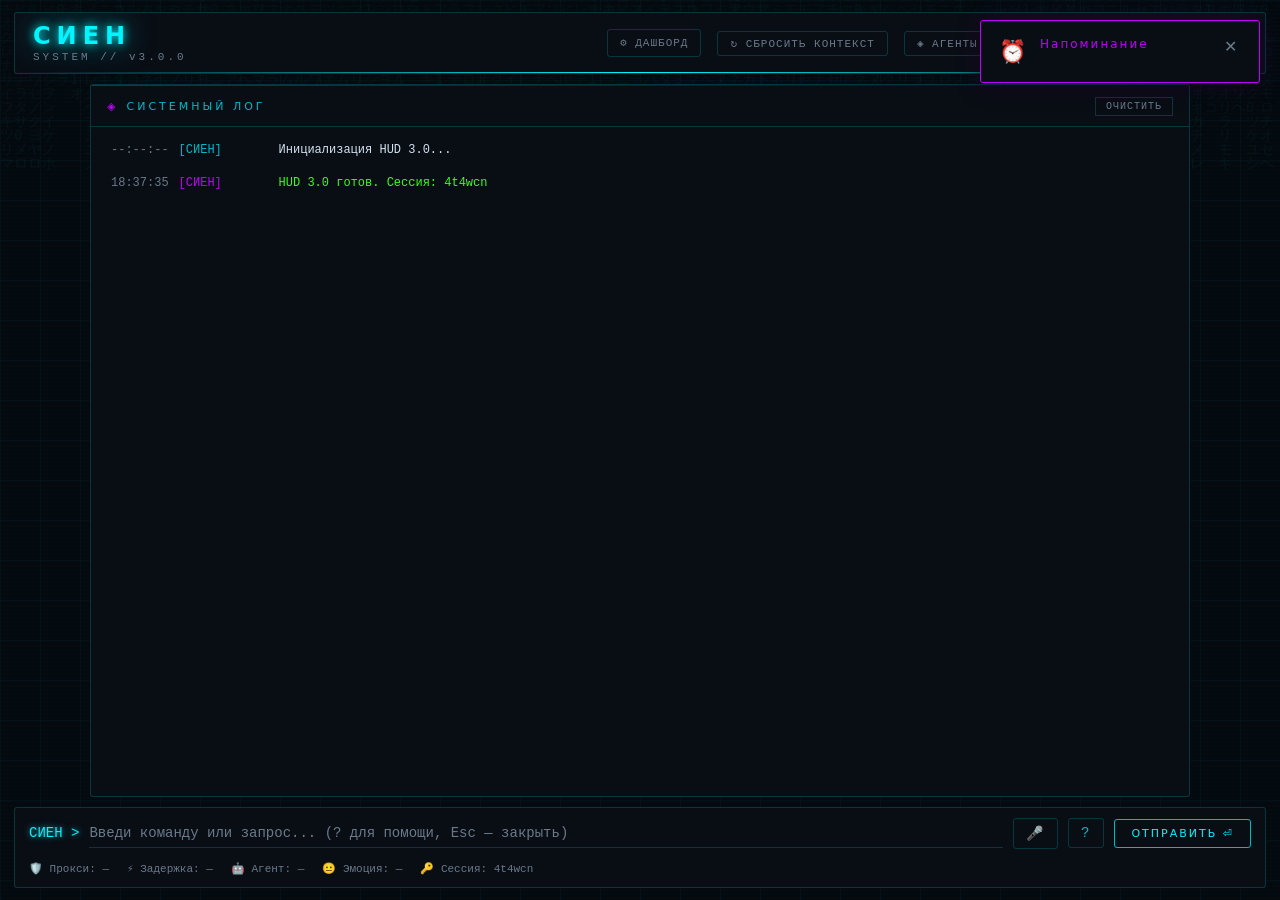
<file: hud/index.html>
<!DOCTYPE html>
<html lang="ru">
<head>
<meta charset="UTF-8" />
<meta name="viewport" content="width=device-width, initial-scale=1.0" />
<meta name="theme-color" content="#050a0f" />
<title>СИЕН — HUD v3.0</title>

<!-- PWA -->
<link rel="manifest" href="/static/manifest.json" id="manifest-link" />
<link rel="icon" type="image/png" href="/static/icon-192.png" id="favicon-link" />
<link rel="apple-touch-icon" href="/static/icon-192.png" id="apple-icon-link" />

<script>
// Исправление путей к ресурсам при открытии через file://
(function() {
  if (location.protocol === 'file:') {
    const baseUrl = 'http://localhost:8000/static/';
    document.getElementById('manifest-link').href = baseUrl + 'manifest.json';
    document.getElementById('favicon-link').href = baseUrl + 'icon-192.png';
    document.getElementById('apple-icon-link').href = baseUrl + 'icon-192.png';
  }
})();
</script>

<noscript></noscript>
<link rel="stylesheet" href="style.css" />
</head>
<body>

<!-- ── ФОН ────────────────────── -->
<div class="bg-grid"></div>
<div class="scanline"></div>
<canvas id="matrix-rain"></canvas>

<!-- ── ГЛАВНЫЙ КОНТЕЙНЕР ─────── -->
<div class="hud-wrapper">

  <!-- HEADER -->
  <header class="hud-header">
    <div class="logo">
      <span class="logo-main">СИЕН</span>
      <span class="logo-sub">SYSTEM // v3.0.0</span>
    </div>
    <div class="header-right">
      <a href="/dashboard/" class="btn-reset-ctx" style="text-decoration:none;" title="Панель управления">⚙ ДАШБОРД</a>
      <button class="btn-reset-ctx" id="btn-reset-ctx" title="Создать новый диалог">↻ СБРОСИТЬ КОНТЕКСТ</button>
      <button class="btn-reset-ctx" id="btn-agents-drawer" title="Показать агентов">◈ АГЕНТЫ</button>
      <div class="ws-badge" id="ws-badge">
        <span class="ws-dot"></span>
        <span id="ws-label">DISCONNECTED</span>
      </div>
      <div class="clock" id="clock">00:00:00</div>
    </div>
  </header>

  <!-- MAIN -->
  <main class="hud-main">

    <!-- ЛОГ -->
    <section class="panel log-panel">
      <div class="panel-title">
        <span class="panel-icon">◈</span> СИСТЕМНЫЙ ЛОГ
        <button class="btn-clear" id="btn-clear">ОЧИСТИТЬ</button>
      </div>
      <div class="log-output" id="log-output">
        <div class="log-line log-system">
          <span class="log-time">--:--:--</span>
          <span class="log-tag">[СИЕН]</span>
          <span class="log-msg">Инициализация HUD 3.0...</span>
        </div>
      </div>
    </section>

    </main>

  <!-- FOOTER -->
  <footer class="hud-footer">
    <div class="input-wrapper">
      <span class="input-prompt">СИЕН &gt;</span>
      <input
        type="text"
        id="cmd-input"
        class="cmd-input"
        placeholder="Введи команду или запрос... (? для помощи, Esc — закрыть)"
        autocomplete="off"
        spellcheck="false"
      />
      <button class="btn-voice" id="btn-voice" title="Голосовой ввод">🎤</button>
      <button class="btn-help" id="btn-help" title="Помощь">?</button>
      <button class="btn-send" id="btn-send">ОТПРАВИТЬ ⏎</button>
    </div>
    <div class="status-bar">
      <span id="proxy-status">🛡️ Прокси: —</span>
      <span id="latency-status">⚡ Задержка: —</span>
      <span id="active-agent">🤖 Агент: —</span>
      <span id="emotion-status">😐 Эмоция: —</span>
      <span id="session-status">🔑 Сессия: —</span>
      <span id="voice-status" style="display:none;">🔴 Слушаю...</span>
    </div>
  </footer>


  <!-- ВЫДВИГАЕМАЯ ПАНЕЛЬ АГЕНТОВ (drawer) -->
  <aside class="agents-drawer" id="agents-drawer" hidden>
    <div class="drawer-header">
      <span class="drawer-title">◈ АГЕНТЫ <span class="panel-count" id="agents-count">0 / 0</span></span>
      <button class="drawer-close" id="drawer-close">✕</button>
    </div>
    <div class="agents-grid" id="agents-grid"></div>
  </aside>
  <div class="drawer-backdrop" id="drawer-backdrop" hidden></div>

</div>

<!-- УВЕДОМЛЕНИЕ -->
<div class="notification" id="notification" hidden>
  <div class="notif-icon">⏰</div>
  <div class="notif-body">
    <div class="notif-title" id="notif-title">Напоминание</div>
    <div class="notif-msg" id="notif-msg"></div>
  </div>
  <button class="notif-close" id="notif-close">✕</button>
</div>

<!-- HELP MODAL -->
<div class="help-modal" id="help-modal" hidden>
  <div class="help-content">
    <div class="help-header">
      <span class="help-title">◈ СПРАВОЧНИК КОМАНД СИЕН v3.0</span>
      <button class="help-close" id="help-close">✕</button>
    </div>
    <div class="help-body">
      <div class="help-section">
        <div class="help-section-title">⏰ ВРЕМЯ И ДАТА</div>
        <div class="help-cmd"><span class="hcmd">время</span><span class="hdesc">Текущее время</span></div>
        <div class="help-cmd"><span class="hcmd">дата</span><span class="hdesc">Полная дата</span></div>
      </div>
      <div class="help-section">
        <div class="help-section-title">🌤 ПОГОДА</div>
        <div class="help-cmd"><span class="hcmd">погода</span><span class="hdesc">Погода в твоём городе</span></div>
        <div class="help-cmd"><span class="hcmd">погода Москва</span><span class="hdesc">Любой город</span></div>
        <div class="help-cmd"><span class="hcmd">прогноз на 5 дней</span><span class="hdesc">Прогноз</span></div>
      </div>
      <div class="help-section">
        <div class="help-section-title">📰 НОВОСТИ</div>
        <div class="help-cmd"><span class="hcmd">новости</span><span class="hdesc">Последние новости</span></div>
        <div class="help-cmd"><span class="hcmd">новости технологии</span><span class="hdesc">По категории</span></div>
      </div>
      <div class="help-section">
        <div class="help-section-title">📅 ЗАДАЧИ</div>
        <div class="help-cmd"><span class="hcmd">создай задачу X</span><span class="hdesc">Новая задача</span></div>
        <div class="help-cmd"><span class="hcmd">мои задачи</span><span class="hdesc">Список</span></div>
        <div class="help-cmd"><span class="hcmd">напомни о X в 18:00</span><span class="hdesc">Напоминание</span></div>
      </div>
      <div class="help-section">
        <div class="help-section-title">📝 ЗАМЕТКИ</div>
        <div class="help-cmd"><span class="hcmd">создай заметку</span><span class="hdesc">Новая заметка</span></div>
        <div class="help-cmd"><span class="hcmd">найди заметку X</span><span class="hdesc">Поиск по тексту</span></div>
      </div>
      <div class="help-section">
        <div class="help-section-title">🎯 ПРОДУКТИВНОСТЬ</div>
        <div class="help-cmd"><span class="hcmd">канбан</span><span class="hdesc">Открыть доску</span></div>
        <div class="help-cmd"><span class="hcmd">матрица</span><span class="hdesc">Эйзенхауэр</span></div>
        <div class="help-cmd"><span class="hcmd">фокус-режим</span><span class="hdesc">Блок отвлечений</span></div>
        <div class="help-cmd"><span class="hcmd">привычки</span><span class="hdesc">Чек-лист</span></div>
      </div>
      <div class="help-section">
        <div class="help-section-title">🛡 СИСТЕМА</div>
        <div class="help-cmd"><span class="hcmd">статус</span><span class="hdesc">Статус всех агентов</span></div>
        <div class="help-cmd"><span class="hcmd">смени сервер</span><span class="hdesc">Сменить VPS</span></div>
        <div class="help-cmd"><span class="hcmd">мой ip</span><span class="hdesc">Внешний IP</span></div>
      </div>
      <div class="help-section">
        <div class="help-section-title">⌨ ГОРЯЧИЕ КЛАВИШИ</div>
        <div class="help-cmd"><span class="hcmd">↑ / ↓</span><span class="hdesc">История команд</span></div>
        <div class="help-cmd"><span class="hcmd">Enter</span><span class="hdesc">Отправить</span></div>
        <div class="help-cmd"><span class="hcmd">Esc</span><span class="hdesc">Закрыть окно</span></div>
        <div class="help-cmd"><span class="hcmd">Ctrl+L</span><span class="hdesc">Очистить лог</span></div>
        <div class="help-cmd"><span class="hcmd">Ctrl+R</span><span class="hdesc">Сбросить контекст</span></div>
      </div>
    </div>
    <div class="help-footer">
      Сиен 3.0.0 · WebSocket · Локальные команды · Esc или клик вне окна — закрыть
    </div>
  </div>
</div>

<script src="nav_commands.js"></script>
<script src="local_commands.js"></script>
<script src="main.js"></script>

<!-- PWA Service Worker -->
<script>
if ('serviceWorker' in navigator && location.protocol !== 'file:') {
  window.addEventListener('load', () => {
    navigator.serviceWorker.register('/static/service-worker.js').catch(() => {});
  });
}
</script>

</body>
</html>
</file>
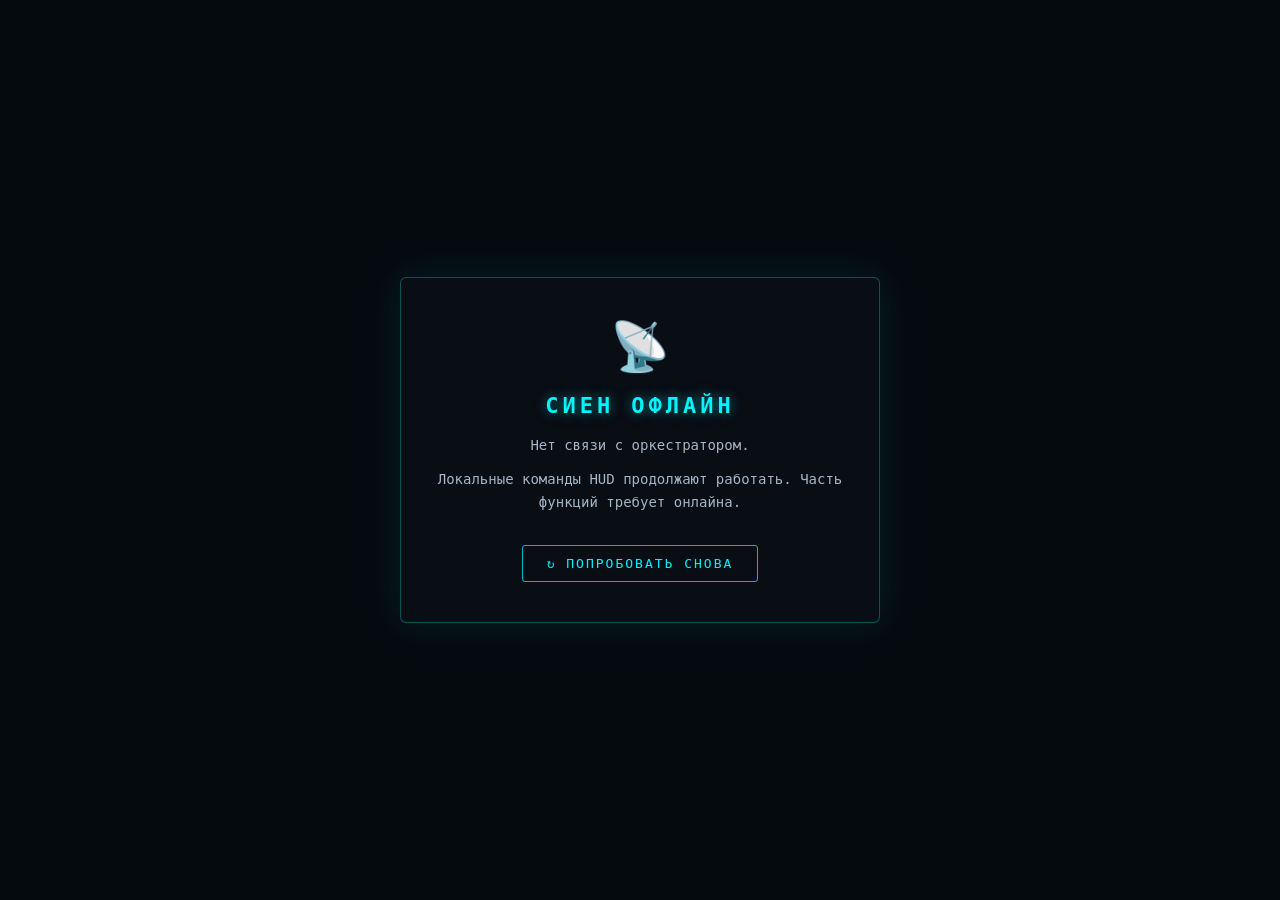
<file: static/offline.html>
<!DOCTYPE html>
<html lang="ru">
<head>
<meta charset="UTF-8">
<meta name="viewport" content="width=device-width, initial-scale=1.0">
<title>Сиен — Офлайн</title>
<style>
  * { box-sizing: border-box; margin: 0; padding: 0; }
  body {
    background: #050a0f;
    color: #d4e2f0;
    font-family: 'Orbitron', monospace, sans-serif;
    min-height: 100vh;
    display: flex;
    align-items: center;
    justify-content: center;
    padding: 20px;
    text-align: center;
  }
  .card {
    border: 1px solid rgba(0, 245, 255, 0.3);
    background: #090d14;
    border-radius: 6px;
    padding: 40px 28px;
    max-width: 480px;
    box-shadow: 0 0 40px rgba(0, 245, 255, 0.1);
  }
  h1 {
    color: #00f5ff;
    font-size: 22px;
    letter-spacing: 4px;
    margin-bottom: 16px;
    text-shadow: 0 0 12px rgba(0, 245, 255, 0.5);
  }
  p {
    font-size: 14px;
    line-height: 1.6;
    color: #a5b5c5;
    margin-bottom: 12px;
    word-break: break-word;
  }
  .icon {
    font-size: 48px;
    margin-bottom: 18px;
  }
  button {
    background: transparent;
    border: 1px solid #00b8c8;
    color: #00f5ff;
    font-family: inherit;
    font-size: 13px;
    letter-spacing: 2px;
    padding: 10px 24px;
    cursor: pointer;
    border-radius: 3px;
    margin-top: 20px;
    transition: all 0.2s;
  }
  button:hover {
    background: rgba(0, 245, 255, 0.08);
    box-shadow: 0 0 12px rgba(0, 245, 255, 0.3);
  }
</style>
</head>
<body>
  <div class="card">
    <div class="icon">📡</div>
    <h1>СИЕН ОФЛАЙН</h1>
    <p>Нет связи с оркестратором.</p>
    <p>Локальные команды HUD продолжают работать. Часть функций требует онлайна.</p>
    <button onclick="location.reload()">↻ ПОПРОБОВАТЬ СНОВА</button>
  </div>
</body>
</html>
</file>
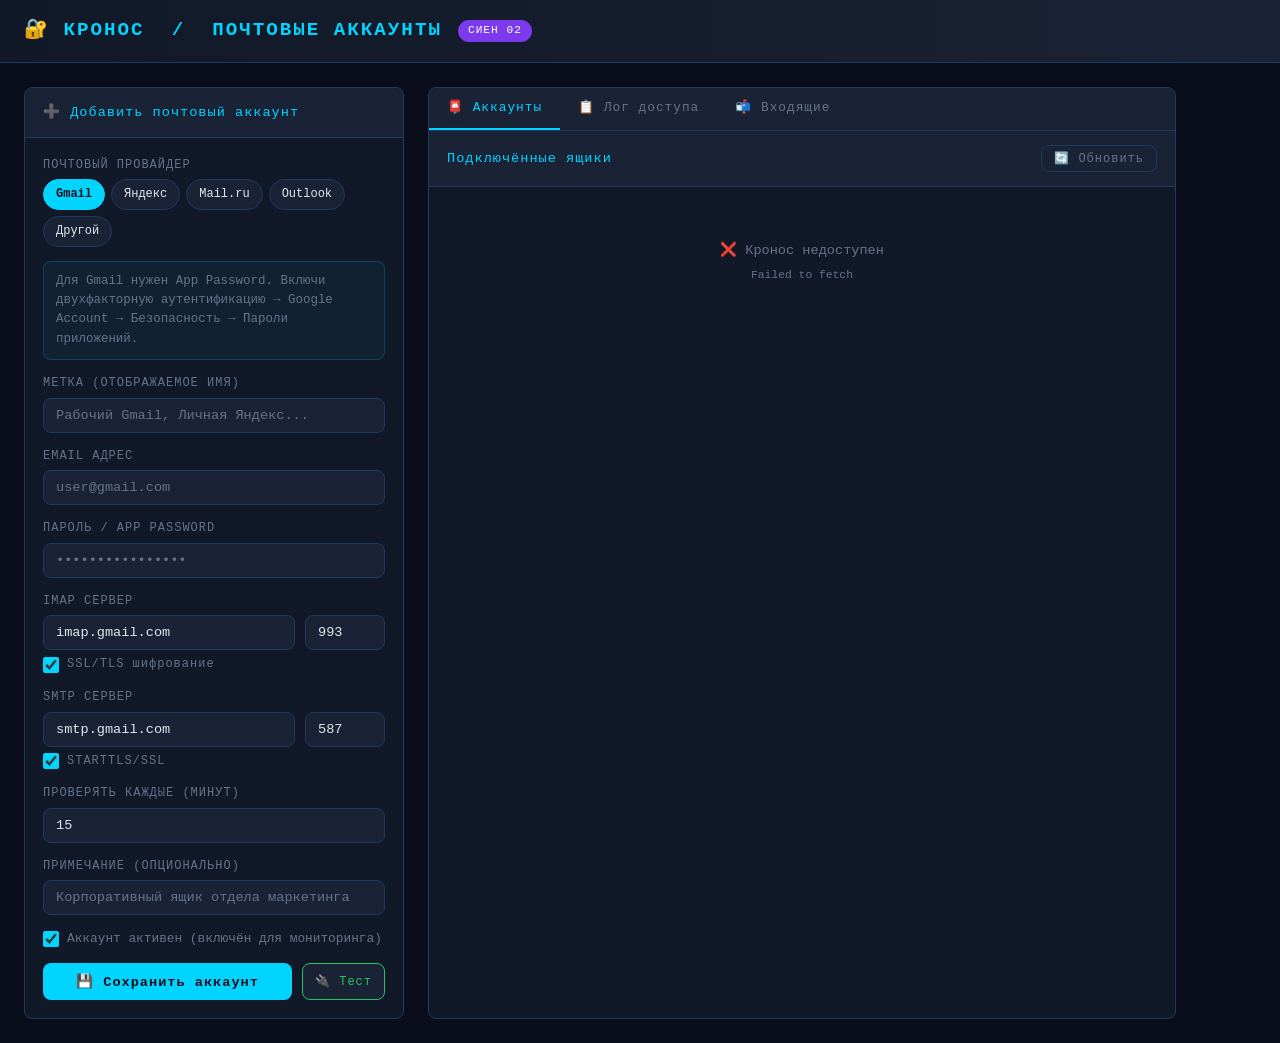
<file: templates/dashboard_email.html>
<!DOCTYPE html>
<html lang="ru">
<head>
<meta charset="UTF-8">
<meta name="viewport" content="width=device-width, initial-scale=1.0">
<title>Кронос — Почтовые аккаунты | Сиен</title>
<style>
  :root {
    --bg:       #0a0e1a;
    --bg2:      #111827;
    --bg3:      #1a2235;
    --accent:   #00d4ff;
    --accent2:  #7c3aed;
    --ok:       #22c55e;
    --warn:     #f59e0b;
    --error:    #ef4444;
    --text:     #e2e8f0;
    --muted:    #64748b;
    --border:   #1e3a5f;
    --font:     'Courier New', monospace;
    --radius:   8px;
  }

    /* ── Сиен 3.0 patch ── */
    *, *::before, *::after {
      box-sizing: border-box;
      word-wrap: break-word;
      overflow-wrap: anywhere;
    }
    body { font-size: 14px; line-height: 1.55; }
    .history-item, .card, .row, .item, td { word-break: break-word; }


  * { box-sizing: border-box; margin: 0; padding: 0; }

  body {
    background: var(--bg);
    color: var(--text);
    font-family: var(--font);
    min-height: 100vh;
  }

  /* ── Шапка ── */
  .header {
    background: linear-gradient(90deg, var(--bg2), var(--bg3));
    border-bottom: 1px solid var(--border);
    padding: 16px 24px;
    display: flex;
    align-items: center;
    gap: 16px;
  }
  .header h1 {
    font-size: 1.2rem;
    color: var(--accent);
    letter-spacing: 2px;
    text-transform: uppercase;
  }
  .badge {
    background: var(--accent2);
    color: #fff;
    padding: 2px 10px;
    border-radius: 20px;
    font-size: 0.7rem;
    letter-spacing: 1px;
  }

  /* ── Макет ── */
  .layout {
    display: grid;
    grid-template-columns: 380px 1fr;
    gap: 24px;
    padding: 24px;
    max-width: 1200px;
  }

  /* ── Панель ── */
  .panel {
    background: var(--bg2);
    border: 1px solid var(--border);
    border-radius: var(--radius);
    overflow: hidden;
  }
  .panel-header {
    padding: 14px 18px;
    background: var(--bg3);
    border-bottom: 1px solid var(--border);
    font-size: 0.85rem;
    color: var(--accent);
    letter-spacing: 1px;
    display: flex;
    justify-content: space-between;
    align-items: center;
  }

  /* ── Форма ── */
  .form-body { padding: 18px; display: flex; flex-direction: column; gap: 14px; }

  .field { display: flex; flex-direction: column; gap: 5px; }
  .field label { font-size: 0.75rem; color: var(--muted); letter-spacing: 1px; }
  .field input, .field select, .field textarea {
    background: var(--bg3);
    border: 1px solid var(--border);
    border-radius: var(--radius);
    padding: 9px 12px;
    color: var(--text);
    font-family: var(--font);
    font-size: 0.85rem;
    transition: border-color 0.2s;
    outline: none;
  }
  .field input:focus, .field select:focus {
    border-color: var(--accent);
    box-shadow: 0 0 0 2px rgba(0,212,255,0.1);
  }
  .field input::placeholder { color: var(--muted); }

  .field-row { display: grid; grid-template-columns: 1fr auto; gap: 10px; }
  .field-row .field:first-child { flex: 1; }

  .checkbox-row {
    display: flex;
    align-items: center;
    gap: 8px;
    font-size: 0.8rem;
    color: var(--muted);
    cursor: pointer;
  }
  .checkbox-row input[type=checkbox] {
    width: 16px; height: 16px;
    accent-color: var(--accent);
    cursor: pointer;
  }

  .provider-pills {
    display: flex;
    flex-wrap: wrap;
    gap: 6px;
  }
  .pill {
    padding: 5px 12px;
    border-radius: 20px;
    border: 1px solid var(--border);
    font-size: 0.75rem;
    cursor: pointer;
    transition: all 0.2s;
    background: var(--bg3);
  }
  .pill:hover { border-color: var(--accent); color: var(--accent); }
  .pill.active { background: var(--accent); color: var(--bg); border-color: var(--accent); font-weight: bold; }

  .note-box {
    background: rgba(0,212,255,0.05);
    border: 1px solid rgba(0,212,255,0.2);
    border-radius: var(--radius);
    padding: 10px 12px;
    font-size: 0.78rem;
    color: var(--muted);
    min-height: 40px;
  }

  .btn {
    padding: 10px 20px;
    border-radius: var(--radius);
    border: none;
    font-family: var(--font);
    font-size: 0.85rem;
    cursor: pointer;
    letter-spacing: 1px;
    transition: all 0.2s;
    display: flex;
    align-items: center;
    gap: 6px;
    justify-content: center;
  }
  .btn-primary { background: var(--accent); color: var(--bg); font-weight: bold; }
  .btn-primary:hover { opacity: 0.85; transform: translateY(-1px); }
  .btn-danger  { background: transparent; border: 1px solid var(--error); color: var(--error); }
  .btn-danger:hover  { background: var(--error); color: #fff; }
  .btn-ghost   { background: transparent; border: 1px solid var(--border); color: var(--muted); }
  .btn-ghost:hover   { border-color: var(--accent); color: var(--accent); }
  .btn-test    { background: var(--bg3); border: 1px solid var(--ok); color: var(--ok); font-size: 0.75rem; padding: 6px 12px; }
  .btn-test:hover { background: var(--ok); color: var(--bg); }
  .btn-sm { padding: 5px 12px; font-size: 0.75rem; }
  .btn:disabled { opacity: 0.4; cursor: not-allowed; }

  .btn-row { display: flex; gap: 10px; }

  /* ── Список аккаунтов ── */
  .accounts-list { padding: 12px; display: flex; flex-direction: column; gap: 10px; }

  .account-card {
    background: var(--bg3);
    border: 1px solid var(--border);
    border-radius: var(--radius);
    padding: 14px 16px;
    transition: border-color 0.2s;
    position: relative;
  }
  .account-card:hover { border-color: var(--accent); }
  .account-card.disabled { opacity: 0.5; }

  .account-top {
    display: flex;
    align-items: flex-start;
    justify-content: space-between;
    gap: 10px;
  }
  .account-label {
    font-weight: bold;
    font-size: 0.95rem;
    color: var(--accent);
    margin-bottom: 3px;
  }
  .account-email { font-size: 0.8rem; color: var(--text); }
  .account-provider {
    font-size: 0.7rem;
    color: var(--muted);
    text-transform: uppercase;
    letter-spacing: 1px;
    margin-top: 4px;
  }

  .status-dot {
    width: 10px; height: 10px;
    border-radius: 50%;
    margin-top: 5px;
    flex-shrink: 0;
  }
  .status-ok    { background: var(--ok); box-shadow: 0 0 6px var(--ok); }
  .status-error { background: var(--error); box-shadow: 0 0 6px var(--error); }
  .status-checking { background: var(--warn); animation: pulse 1s infinite; }
  .status-unknown { background: var(--muted); }

  @keyframes pulse { 0%,100% { opacity: 1; } 50% { opacity: 0.3; } }

  .account-details {
    font-size: 0.75rem;
    color: var(--muted);
    margin-top: 8px;
    display: flex;
    gap: 14px;
    flex-wrap: wrap;
  }
  .account-actions { display: flex; gap: 6px; margin-top: 10px; }

  /* ── Лог доступа ── */
  .log-table {
    width: 100%;
    border-collapse: collapse;
    font-size: 0.78rem;
  }
  .log-table th {
    text-align: left;
    padding: 8px 10px;
    background: var(--bg3);
    color: var(--muted);
    font-weight: normal;
    letter-spacing: 1px;
    border-bottom: 1px solid var(--border);
  }
  .log-table td {
    padding: 7px 10px;
    border-bottom: 1px solid rgba(30,58,95,0.5);
    color: var(--text);
  }
  .log-table tr:hover td { background: rgba(0,212,255,0.03); }
  .log-ok   { color: var(--ok); }
  .log-fail { color: var(--error); }

  /* ── Тосты ── */
  #toast-container {
    position: fixed; bottom: 20px; right: 20px;
    display: flex; flex-direction: column; gap: 8px;
    z-index: 1000;
  }
  .toast {
    padding: 12px 18px;
    border-radius: var(--radius);
    font-size: 0.85rem;
    max-width: 320px;
    animation: slideIn 0.3s ease;
    cursor: pointer;
  }
  .toast-ok    { background: #14532d; border: 1px solid var(--ok); color: var(--ok); }
  .toast-error { background: #450a0a; border: 1px solid var(--error); color: var(--error); }
  .toast-info  { background: #0c1a2e; border: 1px solid var(--accent); color: var(--accent); }
  @keyframes slideIn { from { transform: translateX(100%); opacity: 0; } to { transform: translateX(0); opacity: 1; } }

  /* ── Секция ── */
  .section-tabs {
    display: flex;
    gap: 0;
    border-bottom: 1px solid var(--border);
    background: var(--bg3);
  }
  .tab {
    padding: 10px 18px;
    font-size: 0.8rem;
    cursor: pointer;
    color: var(--muted);
    letter-spacing: 1px;
    border-bottom: 2px solid transparent;
    transition: all 0.2s;
  }
  .tab.active { color: var(--accent); border-bottom-color: var(--accent); }
  .tab:hover:not(.active) { color: var(--text); }

  .tab-content { display: none; }
  .tab-content.active { display: block; }

  .empty-state {
    padding: 40px;
    text-align: center;
    color: var(--muted);
    font-size: 0.85rem;
    line-height: 1.8;
  }

  .spinner {
    display: inline-block;
    width: 14px; height: 14px;
    border: 2px solid var(--border);
    border-top-color: var(--accent);
    border-radius: 50%;
    animation: spin 0.7s linear infinite;
  }
  @keyframes spin { to { transform: rotate(360deg); } }
</style>
</head>
<body>

<div class="header">
  <h1>🔐 Кронос &nbsp;/&nbsp; Почтовые аккаунты</h1>
  <span class="badge">СИЕН 02</span>
  <span id="header-count" style="margin-left: auto; color: var(--muted); font-size: 0.8rem;"></span>
</div>

<div class="layout">

  <!-- ═══ ЛЕВАЯ КОЛОНКА: форма добавления ═══ -->
  <div>
    <div class="panel">
      <div class="panel-header">
        <span id="form-mode-title">➕ Добавить почтовый аккаунт</span>
        <button class="btn btn-ghost btn-sm" id="btn-cancel-edit" style="display:none" onclick="cancelEdit()">Отмена</button>
      </div>
      <div class="form-body">

        <!-- Провайдер -->
        <div class="field">
          <label>ПОЧТОВЫЙ ПРОВАЙДЕР</label>
          <div class="provider-pills">
            <div class="pill active" data-provider="gmail"   onclick="selectProvider('gmail')">Gmail</div>
            <div class="pill"        data-provider="yandex"  onclick="selectProvider('yandex')">Яндекс</div>
            <div class="pill"        data-provider="mailru"  onclick="selectProvider('mailru')">Mail.ru</div>
            <div class="pill"        data-provider="outlook" onclick="selectProvider('outlook')">Outlook</div>
            <div class="pill"        data-provider="custom"  onclick="selectProvider('custom')">Другой</div>
          </div>
        </div>

        <!-- Подсказка -->
        <div class="note-box" id="provider-note">
          Для Gmail нужен App Password (не основной пароль).<br>
          Включи двухфакторную аутентификацию → Google Account → Безопасность → Пароли приложений.
        </div>

        <!-- Метка -->
        <div class="field">
          <label>МЕТКА (ОТОБРАЖАЕМОЕ ИМЯ)</label>
          <input type="text" id="f-label" placeholder="Рабочий Gmail, Личная Яндекс...">
        </div>

        <!-- Email -->
        <div class="field">
          <label>EMAIL АДРЕС</label>
          <input type="email" id="f-email" placeholder="user@gmail.com">
        </div>

        <!-- Пароль -->
        <div class="field">
          <label>ПАРОЛЬ / APP PASSWORD</label>
          <input type="password" id="f-password" placeholder="••••••••••••••••">
        </div>

        <!-- IMAP -->
        <div class="field">
          <label>IMAP СЕРВЕР</label>
          <div class="field-row">
            <div class="field">
              <input type="text" id="f-imap-host" placeholder="imap.gmail.com">
            </div>
            <div class="field" style="width: 80px">
              <input type="number" id="f-imap-port" value="993" min="1" max="65535">
            </div>
          </div>
          <label class="checkbox-row">
            <input type="checkbox" id="f-imap-ssl" checked>
            SSL/TLS шифрование
          </label>
        </div>

        <!-- SMTP -->
        <div class="field">
          <label>SMTP СЕРВЕР</label>
          <div class="field-row">
            <div class="field">
              <input type="text" id="f-smtp-host" placeholder="smtp.gmail.com">
            </div>
            <div class="field" style="width: 80px">
              <input type="number" id="f-smtp-port" value="587" min="1" max="65535">
            </div>
          </div>
          <label class="checkbox-row">
            <input type="checkbox" id="f-smtp-tls" checked>
            STARTTLS/SSL
          </label>
        </div>

        <!-- Интервал -->
        <div class="field">
          <label>ПРОВЕРЯТЬ КАЖДЫЕ (МИНУТ)</label>
          <input type="number" id="f-interval" value="15" min="1" max="1440">
        </div>

        <!-- Примечание -->
        <div class="field">
          <label>ПРИМЕЧАНИЕ (ОПЦИОНАЛЬНО)</label>
          <input type="text" id="f-note" placeholder="Корпоративный ящик отдела маркетинга">
        </div>

        <!-- Статус активен -->
        <label class="checkbox-row">
          <input type="checkbox" id="f-enabled" checked>
          Аккаунт активен (включён для мониторинга)
        </label>

        <!-- Кнопки -->
        <div class="btn-row">
          <button class="btn btn-primary" id="btn-save" onclick="saveAccount()" style="flex:1">
            💾 Сохранить аккаунт
          </button>
          <button class="btn btn-test" id="btn-test" onclick="testConnection()" title="Тест IMAP">
            🔌 Тест
          </button>
        </div>

      </div>
    </div>
  </div>

  <!-- ═══ ПРАВАЯ КОЛОНКА: список + лог ═══ -->
  <div class="panel">
    <div class="section-tabs">
      <div class="tab active" onclick="showTab('accounts')">📮 Аккаунты</div>
      <div class="tab" onclick="showTab('log')">📋 Лог доступа</div>
      <div class="tab" onclick="showTab('inbox')">📬 Входящие</div>
    </div>

    <!-- ── Вкладка: Аккаунты ── -->
    <div class="tab-content active" id="tab-accounts">
      <div class="panel-header">
        <span>Подключённые ящики</span>
        <button class="btn btn-ghost btn-sm" onclick="loadAccounts()">🔄 Обновить</button>
      </div>
      <div id="accounts-list" class="accounts-list">
        <div class="empty-state">
          <div class="spinner"></div><br><br>Загрузка...
        </div>
      </div>
    </div>

    <!-- ── Вкладка: Лог ── -->
    <div class="tab-content" id="tab-log">
      <div class="panel-header">
        <span>Лог доступа к секретам</span>
        <button class="btn btn-ghost btn-sm" onclick="loadLog()">🔄 Обновить</button>
      </div>
      <div style="overflow-x:auto; padding: 0 4px">
        <table class="log-table">
          <thead>
            <tr>
              <th>ВРЕМЯ</th>
              <th>СЕКРЕТ</th>
              <th>АГЕНТ</th>
              <th>ДЕЙСТВИЕ</th>
              <th>IP</th>
              <th>✓</th>
            </tr>
          </thead>
          <tbody id="log-body">
            <tr><td colspan="6" style="text-align:center;padding:30px;color:var(--muted)">Нажми «Обновить»</td></tr>
          </tbody>
        </table>
      </div>
    </div>

    <!-- ── Вкладка: Входящие ── -->
    <div class="tab-content" id="tab-inbox">
      <div class="panel-header">
        <span>Входящие письма (кэш Вэня)</span>
        <div style="display:flex;gap:8px">
          <button class="btn btn-ghost btn-sm" onclick="checkMailNow()">📬 Проверить сейчас</button>
          <button class="btn btn-ghost btn-sm" onclick="loadInbox()">🔄 Обновить</button>
        </div>
      </div>
      <div id="inbox-list" class="accounts-list">
        <div class="empty-state">Нажми «Обновить» для загрузки писем</div>
      </div>
    </div>
  </div>

</div>

<div id="toast-container"></div>

<script>
// ═══════════════════════════════════════════════════════════════════
// Конфигурация
// ═══════════════════════════════════════════════════════════════════
const CRONOS = 'http://localhost:8001';
const WEN    = 'http://localhost:8006';

const HEADERS = {
  'Content-Type': 'application/json',
  'x-agent-name': 'orchestrator',
  'x-agent-token': 'token-orchestrator-alpha',
};

const PROVIDER_PRESETS = {
  gmail:   { imap_host: 'imap.gmail.com',            imap_port: 993, imap_ssl: true,  smtp_host: 'smtp.gmail.com',            smtp_port: 587, smtp_tls: true,  note: 'Для Gmail нужен App Password. Включи двухфакторную аутентификацию → Google Account → Безопасность → Пароли приложений.' },
  yandex:  { imap_host: 'imap.yandex.ru',            imap_port: 993, imap_ssl: true,  smtp_host: 'smtp.yandex.ru',            smtp_port: 465, smtp_tls: true,  note: 'Включи IMAP в настройках Яндекс.Почты: Настройки → Почтовые клиенты → Разрешить доступ.' },
  mailru:  { imap_host: 'imap.mail.ru',              imap_port: 993, imap_ssl: true,  smtp_host: 'smtp.mail.ru',              smtp_port: 465, smtp_tls: true,  note: 'Включи внешний доступ в Mail.ru: Все настройки → Внешний доступ к почтовому ящику.' },
  outlook: { imap_host: 'outlook.office365.com',     imap_port: 993, imap_ssl: true,  smtp_host: 'smtp.office365.com',        smtp_port: 587, smtp_tls: true,  note: 'Для корпоративного Outlook уточни домен у IT-администратора.' },
  custom:  { imap_host: '',                           imap_port: 993, imap_ssl: true,  smtp_host: '',                          smtp_port: 587, smtp_tls: true,  note: 'Укажи настройки IMAP/SMTP вручную согласно документации почтового сервера.' },
};

let currentProvider = 'gmail';
let editingId = null;

// ═══════════════════════════════════════════════════════════════════
// Toast уведомления
// ═══════════════════════════════════════════════════════════════════
function toast(msg, type = 'info', ms = 4000) {
  const c = document.getElementById('toast-container');
  const el = document.createElement('div');
  el.className = `toast toast-${type}`;
  el.textContent = msg;
  el.onclick = () => el.remove();
  c.appendChild(el);
  setTimeout(() => el.remove(), ms);
}

// ═══════════════════════════════════════════════════════════════════
// Выбор провайдера
// ═══════════════════════════════════════════════════════════════════
function selectProvider(provider) {
  currentProvider = provider;
  document.querySelectorAll('.pill').forEach(p => {
    p.classList.toggle('active', p.dataset.provider === provider);
  });

  const preset = PROVIDER_PRESETS[provider];
  if (!preset) return;

  document.getElementById('f-imap-host').value = preset.imap_host;
  document.getElementById('f-imap-port').value = preset.imap_port;
  document.getElementById('f-imap-ssl').checked = preset.imap_ssl;
  document.getElementById('f-smtp-host').value = preset.smtp_host;
  document.getElementById('f-smtp-port').value = preset.smtp_port;
  document.getElementById('f-smtp-tls').checked = preset.smtp_tls;
  document.getElementById('provider-note').innerHTML = preset.note.replace(/\n/g, '<br>');
}

// ═══════════════════════════════════════════════════════════════════
// CRUD операции
// ═══════════════════════════════════════════════════════════════════
async function saveAccount() {
  const btn = document.getElementById('btn-save');
  const label = document.getElementById('f-label').value.trim();
  const email = document.getElementById('f-email').value.trim();
  const password = document.getElementById('f-password').value;

  if (!label || !email) { toast('⚠️ Укажи метку и email адрес', 'error'); return; }
  if (!editingId && !password) { toast('⚠️ Укажи пароль', 'error'); return; }

  btn.disabled = true;
  btn.innerHTML = '<span class="spinner"></span> Сохранение...';

  const body = {
    label,
    email,
    provider: currentProvider,
    imap_host: document.getElementById('f-imap-host').value.trim(),
    imap_port: parseInt(document.getElementById('f-imap-port').value),
    imap_ssl: document.getElementById('f-imap-ssl').checked,
    smtp_host: document.getElementById('f-smtp-host').value.trim(),
    smtp_port: parseInt(document.getElementById('f-smtp-port').value),
    smtp_tls: document.getElementById('f-smtp-tls').checked,
    enabled: document.getElementById('f-enabled').checked,
    check_interval_minutes: parseInt(document.getElementById('f-interval').value) || 15,
    note: document.getElementById('f-note').value.trim() || null,
  };

  if (password) body.password = password;

  try {
    const url = editingId
      ? `${CRONOS}/email/accounts/${editingId}`
      : `${CRONOS}/email/accounts`;
    const method = editingId ? 'PUT' : 'POST';

    const r = await fetch(url, { method, headers: HEADERS, body: JSON.stringify(body) });
    const d = await r.json();

    if (!r.ok) throw new Error(d.detail || 'Ошибка сервера');

    toast(d.message || `✅ Аккаунт ${email} сохранён`, 'ok');
    resetForm();
    loadAccounts();
  } catch (e) {
    toast(`❌ ${e.message}`, 'error');
  } finally {
    btn.disabled = false;
    btn.innerHTML = '💾 Сохранить аккаунт';
  }
}

async function deleteAccount(id, email) {
  if (!confirm(`Удалить аккаунт ${email}?\n\nПароль также будет удалён из Кроноса.`)) return;
  try {
    const r = await fetch(`${CRONOS}/email/accounts/${id}`, {
      method: 'DELETE', headers: HEADERS
    });
    const d = await r.json();
    if (!r.ok) throw new Error(d.detail || 'Ошибка');
    toast(`🗑️ Аккаунт ${email} удалён`, 'info');
    loadAccounts();
  } catch (e) {
    toast(`❌ ${e.message}`, 'error');
  }
}

function editAccount(acc) {
  editingId = acc.id;
  document.getElementById('form-mode-title').textContent = `✏️ Редактировать: ${acc.email}`;
  document.getElementById('btn-cancel-edit').style.display = 'block';

  selectProvider(acc.provider || 'custom');
  document.getElementById('f-label').value = acc.label;
  document.getElementById('f-email').value = acc.email;
  document.getElementById('f-email').disabled = true; // нельзя менять email
  document.getElementById('f-password').placeholder = '(не изменять)';
  document.getElementById('f-imap-host').value = acc.imap_host;
  document.getElementById('f-imap-port').value = acc.imap_port;
  document.getElementById('f-imap-ssl').checked = acc.imap_ssl;
  document.getElementById('f-smtp-host').value = acc.smtp_host;
  document.getElementById('f-smtp-port').value = acc.smtp_port;
  document.getElementById('f-smtp-tls').checked = acc.smtp_tls;
  document.getElementById('f-enabled').checked = acc.enabled;
  document.getElementById('f-interval').value = acc.check_interval_minutes;
  document.getElementById('f-note').value = acc.note || '';

  window.scrollTo(0, 0);
}

function cancelEdit() {
  editingId = null;
  resetForm();
}

function resetForm() {
  editingId = null;
  document.getElementById('form-mode-title').textContent = '➕ Добавить почтовый аккаунт';
  document.getElementById('btn-cancel-edit').style.display = 'none';
  ['f-label','f-email','f-password','f-note'].forEach(id => {
    const el = document.getElementById(id);
    el.value = '';
    el.disabled = false;
  });
  document.getElementById('f-password').placeholder = '••••••••••••••••';
  document.getElementById('f-interval').value = '15';
  document.getElementById('f-enabled').checked = true;
  selectProvider('gmail');
}

// ═══════════════════════════════════════════════════════════════════
// Тест соединения
// ═══════════════════════════════════════════════════════════════════
async function testConnection() {
  if (!editingId) {
    toast('⚠️ Сначала сохрани аккаунт, потом тестируй', 'error');
    return;
  }
  const btn = document.getElementById('btn-test');
  btn.disabled = true;
  btn.textContent = '⏳';
  toast('🔌 Тестирую IMAP подключение...', 'info');

  try {
    const r = await fetch(`${CRONOS}/email/accounts/${editingId}/test`, {
      method: 'POST', headers: HEADERS
    });
    const d = await r.json();
    toast(d.message || '✅ Тест пройден', d.status === 'ok' ? 'ok' : 'error', 6000);
  } catch (e) {
    toast(`❌ Кронос недоступен: ${e.message}`, 'error');
  } finally {
    btn.disabled = false;
    btn.textContent = '🔌 Тест';
  }
}

// ═══════════════════════════════════════════════════════════════════
// Загрузка данных
// ═══════════════════════════════════════════════════════════════════
async function loadAccounts() {
  const list = document.getElementById('accounts-list');
  try {
    const r = await fetch(`${CRONOS}/email/accounts`);
    const d = await r.json();
    const accounts = d.accounts || [];

    document.getElementById('header-count').textContent =
      `Аккаунтов: ${accounts.length} | Активных: ${accounts.filter(a=>a.enabled).length}`;

    if (!accounts.length) {
      list.innerHTML = '<div class="empty-state">📭 Нет почтовых аккаунтов.<br>Добавь первый ящик слева.</div>';
      return;
    }

    list.innerHTML = accounts.map(acc => `
      <div class="account-card ${acc.enabled ? '' : 'disabled'}">
        <div class="account-top">
          <div>
            <div class="account-label">${acc.label}</div>
            <div class="account-email">${acc.email}</div>
            <div class="account-provider">${acc.provider} · ${acc.enabled ? 'Активен' : 'Отключён'}</div>
          </div>
          <div class="status-dot status-unknown" id="dot-${acc.id}" title="Проверь статус в Вэне"></div>
        </div>
        <div class="account-details">
          <span>📥 ${acc.imap_host}:${acc.imap_port}</span>
          <span>📤 ${acc.smtp_host}:${acc.smtp_port}</span>
          <span>⏱ каждые ${acc.check_interval_minutes} мин</span>
          ${acc.note ? `<span title="${acc.note}">📝 ${acc.note.slice(0,30)}...</span>` : ''}
        </div>
        <div class="account-actions">
          <button class="btn btn-ghost btn-sm" onclick='editAccount(${JSON.stringify(acc)})'>✏️ Редактировать</button>
          <button class="btn btn-danger btn-sm" onclick="deleteAccount(${acc.id}, '${acc.email}')">🗑️ Удалить</button>
        </div>
      </div>
    `).join('');

    // Загружаем статусы из Вэня
    loadMailStatus();

  } catch (e) {
    list.innerHTML = `<div class="empty-state">❌ Кронос недоступен<br><small>${e.message}</small></div>`;
  }
}

async function loadMailStatus() {
  try {
    const r = await fetch(`${WEN}/mail/status`);
    const d = await r.json();
    (d.accounts || []).forEach(acc => {
      const dot = document.getElementById(`dot-${acc.id || '_'}`);
      // Ищем по email если нет id
      const dots = document.querySelectorAll('.status-dot');
      // Простое совпадение по порядку — улучши при необходимости
      const statusClass = {ok:'status-ok', error:'status-error', checking:'status-checking'}[acc.status] || 'status-unknown';
      if (dot) { dot.className = `status-dot ${statusClass}`; dot.title = acc.status; }
    });
  } catch {}
}

async function loadLog() {
  const tbody = document.getElementById('log-body');
  try {
    const r = await fetch(`${CRONOS}/email/access_log?limit=50`);
    const d = await r.json();
    const rows = d.log || [];

    if (!rows.length) {
      tbody.innerHTML = '<tr><td colspan="6" style="text-align:center;padding:30px;color:var(--muted)">Лог пуст</td></tr>';
      return;
    }

    tbody.innerHTML = rows.map(row => `
      <tr>
        <td style="color:var(--muted)">${row.accessed_at?.slice(0,16) || '—'}</td>
        <td style="max-width:160px;overflow:hidden;text-overflow:ellipsis;white-space:nowrap" title="${row.secret_key}">${row.secret_key}</td>
        <td style="color:var(--accent)">${row.agent_name}</td>
        <td>${row.action}</td>
        <td style="color:var(--muted)">${row.ip_address || '—'}</td>
        <td class="${row.success ? 'log-ok' : 'log-fail'}">${row.success ? '✓' : '✗'}</td>
      </tr>
    `).join('');
  } catch (e) {
    tbody.innerHTML = `<tr><td colspan="6" style="text-align:center;padding:20px;color:var(--error)">❌ ${e.message}</td></tr>`;
  }
}

async function loadInbox() {
  const list = document.getElementById('inbox-list');
  list.innerHTML = '<div class="empty-state"><span class="spinner"></span></div>';
  try {
    const r = await fetch(`${WEN}/mail/inbox?limit=30`);
    const d = await r.json();
    const emails = d.emails || [];

    if (!emails.length) {
      list.innerHTML = '<div class="empty-state">📭 Входящих нет</div>';
      return;
    }

    list.innerHTML = emails.map(m => `
      <div class="account-card" style="${!m.is_read ? 'border-color:var(--accent)' : ''}">
        <div class="account-top">
          <div>
            <div class="account-label" style="font-size:0.85rem">${m.subject || '(без темы)'}</div>
            <div class="account-email" style="color:var(--muted)">${m.sender || '—'}</div>
            <div class="account-provider">${m.account_email} · ${m.received_at?.slice(0,16)}</div>
          </div>
          <div style="font-size:0.7rem;color:${m.is_read ? 'var(--muted)' : 'var(--accent)'}">${m.is_read ? '' : '🔵 НОВОЕ'}</div>
        </div>
      </div>
    `).join('');
  } catch (e) {
    list.innerHTML = `<div class="empty-state">❌ Вэнь недоступен<br><small>${e.message}</small></div>`;
  }
}

async function checkMailNow() {
  toast('📬 Запускаю проверку почты...', 'info');
  try {
    const r = await fetch(`${WEN}/mail/check`, { method: 'POST' });
    const d = await r.json();
    const total = (d.results || []).reduce((s, r) => s + (r.new_emails || 0), 0);
    toast(`✅ Проверено. Новых писем: ${total}`, 'ok', 5000);
    loadInbox();
  } catch (e) {
    toast(`❌ Вэнь недоступен: ${e.message}`, 'error');
  }
}

// ═══════════════════════════════════════════════════════════════════
// Вкладки
// ═══════════════════════════════════════════════════════════════════
function showTab(name) {
  document.querySelectorAll('.tab-content').forEach(el => el.classList.remove('active'));
  document.querySelectorAll('.tab').forEach(el => el.classList.remove('active'));
  document.getElementById(`tab-${name}`)?.classList.add('active');
  document.querySelectorAll('.tab').forEach(el => {
    if (el.textContent.toLowerCase().includes(name === 'accounts' ? 'аккаунт' : name === 'log' ? 'лог' : 'входящ'))
      el.classList.add('active');
  });

  if (name === 'log') loadLog();
  if (name === 'inbox') loadInbox();
}

// ═══════════════════════════════════════════════════════════════════
// Инициализация
// ═══════════════════════════════════════════════════════════════════
window.addEventListener('DOMContentLoaded', () => {
  selectProvider('gmail');
  loadAccounts();
});
</script>
</body>
</html>
</file>
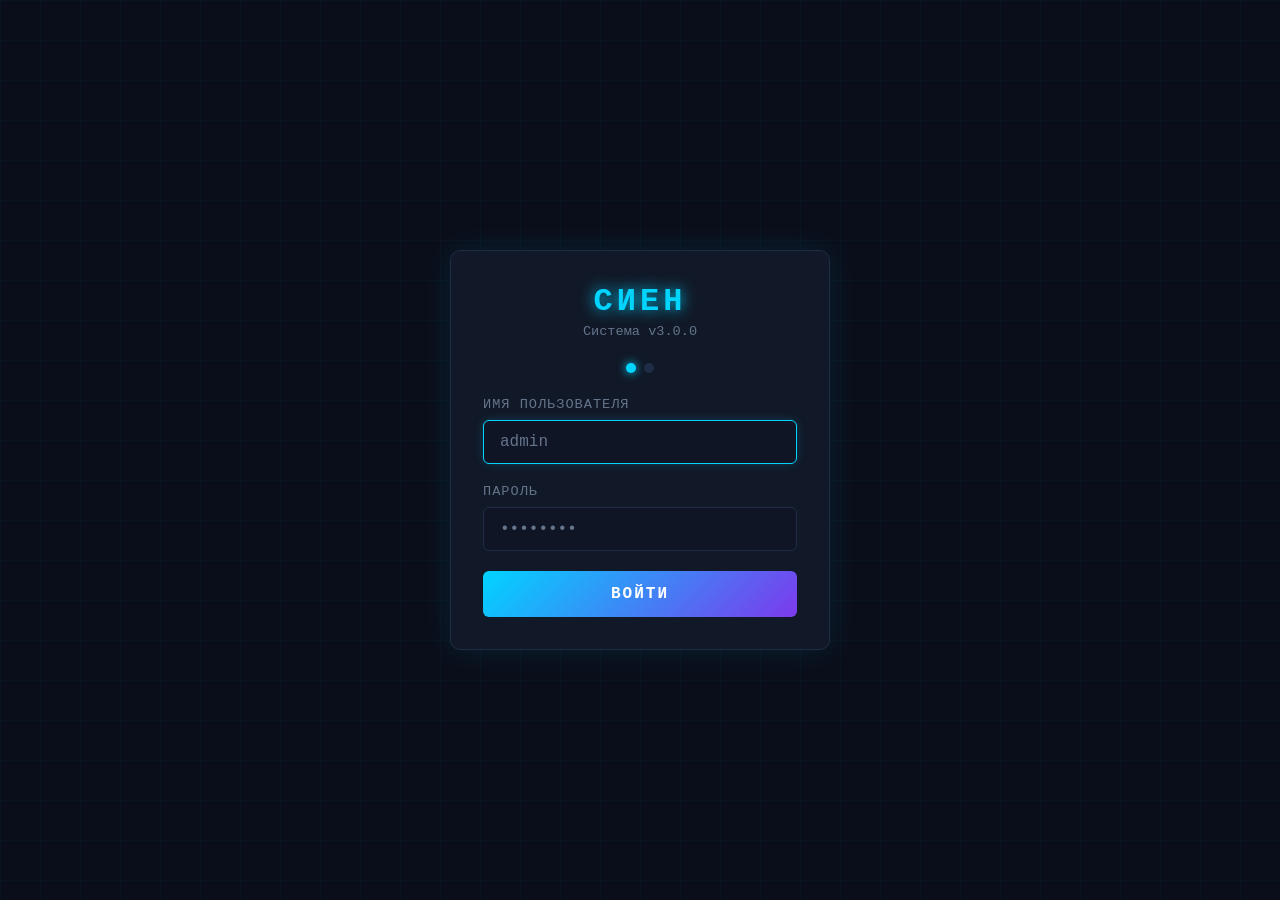
<file: templates/login.html>
<!DOCTYPE html>
<html lang="ru">
<head>
  <meta charset="UTF-8" />
  <meta name="viewport" content="width=device-width, initial-scale=1.0" />
  <title>Вход — Сиен 3.0</title>
  <style>
    :root {
      --bg: #0a0e1a;
      --bg2: #0f1525;
      --panel: #111827;
      --border: #1e2d45;
      --accent: #00d4ff;
      --accent2: #7c3aed;
      --text: #e2e8f0;
      --text-muted: #64748b;
      --danger: #ef4444;
      --success: #10b981;
      --radius: 10px;
    }

    * { box-sizing: border-box; margin: 0; padding: 0; }
    
    body {
      background: var(--bg);
      color: var(--text);
      font-family: 'Courier New', monospace;
      min-height: 100vh;
      display: flex;
      align-items: center;
      justify-content: center;
    }

    .bg-grid {
      position: fixed;
      inset: 0;
      background-image: 
        linear-gradient(rgba(0, 212, 255, 0.03) 1px, transparent 1px),
        linear-gradient(90deg, rgba(0, 212, 255, 0.03) 1px, transparent 1px);
      background-size: 40px 40px;
      pointer-events: none;
      z-index: -1;
    }

    .login-container {
      width: 100%;
      max-width: 420px;
      padding: 20px;
    }

    .login-card {
      background: var(--panel);
      border: 1px solid var(--border);
      border-radius: var(--radius);
      padding: 32px;
      box-shadow: 0 0 30px rgba(0, 212, 255, 0.1);
    }

    .logo {
      text-align: center;
      margin-bottom: 24px;
    }

    .logo-title {
      font-size: 2rem;
      font-weight: bold;
      color: var(--accent);
      text-shadow: 0 0 15px var(--accent);
      letter-spacing: 4px;
    }

    .logo-subtitle {
      color: var(--text-muted);
      font-size: 0.85rem;
      margin-top: 4px;
    }

    .form-group {
      margin-bottom: 20px;
    }

    .form-label {
      display: block;
      color: var(--text-muted);
      font-size: 0.85rem;
      margin-bottom: 8px;
      text-transform: uppercase;
      letter-spacing: 1px;
    }

    .form-input {
      width: 100%;
      padding: 12px 16px;
      background: var(--bg2);
      border: 1px solid var(--border);
      border-radius: 6px;
      color: var(--text);
      font-family: inherit;
      font-size: 1rem;
      transition: all 0.2s;
    }

    .form-input:focus {
      outline: none;
      border-color: var(--accent);
      box-shadow: 0 0 10px rgba(0, 212, 255, 0.2);
    }

    .form-input::placeholder {
      color: var(--text-muted);
    }

    .btn {
      width: 100%;
      padding: 14px;
      background: linear-gradient(135deg, var(--accent), var(--accent2));
      border: none;
      border-radius: 6px;
      color: white;
      font-family: inherit;
      font-size: 1rem;
      font-weight: bold;
      cursor: pointer;
      transition: all 0.2s;
      text-transform: uppercase;
      letter-spacing: 2px;
    }

    .btn:hover {
      transform: translateY(-2px);
      box-shadow: 0 5px 20px rgba(0, 212, 255, 0.3);
    }

    .btn:disabled {
      opacity: 0.5;
      cursor: not-allowed;
      transform: none;
    }

    .error-message {
      background: rgba(239, 68, 68, 0.1);
      border: 1px solid var(--danger);
      color: var(--danger);
      padding: 12px;
      border-radius: 6px;
      margin-bottom: 20px;
      font-size: 0.9rem;
      display: none;
    }

    .success-message {
      background: rgba(16, 185, 129, 0.1);
      border: 1px solid var(--success);
      color: var(--success);
      padding: 12px;
      border-radius: 6px;
      margin-bottom: 20px;
      font-size: 0.9rem;
      display: none;
    }

    .step-indicator {
      display: flex;
      justify-content: center;
      gap: 8px;
      margin-bottom: 24px;
    }

    .step-dot {
      width: 10px;
      height: 10px;
      border-radius: 50%;
      background: var(--border);
      transition: all 0.3s;
    }

    .step-dot.active {
      background: var(--accent);
      box-shadow: 0 0 10px var(--accent);
    }

    .step-dot.completed {
      background: var(--success);
    }

    .totp-hint {
      color: var(--text-muted);
      font-size: 0.8rem;
      text-align: center;
      margin-top: 12px;
    }

    .back-link {
      display: block;
      text-align: center;
      color: var(--text-muted);
      text-decoration: none;
      margin-top: 16px;
      font-size: 0.85rem;
      transition: color 0.2s;
    }

    .back-link:hover {
      color: var(--accent);
    }

    .hidden {
      display: none !important;
    }
  </style>
</head>
<body>
  <div class="bg-grid"></div>
  
  <div class="login-container">
    <div class="login-card">
      <div class="logo">
        <div class="logo-title">СИЕН</div>
        <div class="logo-subtitle">Система v3.0.0</div>
      </div>

      <div class="step-indicator">
        <div class="step-dot active" id="step-1"></div>
        <div class="step-dot" id="step-2"></div>
      </div>

      <div id="error-msg" class="error-message"></div>
      <div id="success-msg" class="success-message"></div>

      <!-- Шаг 1: Логин -->
      <form id="login-form">
        <div class="form-group">
          <label class="form-label" for="username">Имя пользователя</label>
          <input 
            type="text" 
            id="username" 
            class="form-input" 
            placeholder="admin"
            autocomplete="username"
            required
          />
        </div>
        <div class="form-group">
          <label class="form-label" for="password">Пароль</label>
          <input 
            type="password" 
            id="password" 
            class="form-input" 
            placeholder="••••••••"
            autocomplete="current-password"
            required
          />
        </div>
        <button type="submit" class="btn" id="login-btn">Войти</button>
      </form>

      <!-- Шаг 2: TOTP -->
      <form id="totp-form" class="hidden">
        <div class="form-group">
          <label class="form-label" for="totp-code">Код подтверждения</label>
          <input 
            type="text" 
            id="totp-code" 
            class="form-input" 
            placeholder="123456"
            maxlength="6"
            pattern="[0-9]{6}"
            autocomplete="one-time-code"
            required
          />
          <div class="totp-hint">Введите 6-значный код из вашего TOTP-приложения</div>
        </div>
        <button type="submit" class="btn" id="verify-btn">Подтвердить</button>
        <a href="#" class="back-link" id="back-to-login">← Вернуться ко входу</a>
      </form>

      <!-- Сообщение об успехе -->
      <div id="success-screen" class="hidden" style="text-align: center;">
        <div style="font-size: 3rem; margin-bottom: 16px;">✓</div>
        <div style="color: var(--success); font-size: 1.2rem; margin-bottom: 8px;">
          Вход выполнен
        </div>
        <div style="color: var(--text-muted);">Перенаправление...</div>
      </div>
    </div>
  </div>

  <script>
    const API_BASE = location.protocol === 'file:' ? 'http://localhost:8000' : '';
    
    const loginForm = document.getElementById('login-form');
    const totpForm = document.getElementById('totp-form');
    const successScreen = document.getElementById('success-screen');
    const errorMsg = document.getElementById('error-msg');
    const successMsg = document.getElementById('success-msg');
    const step1 = document.getElementById('step-1');
    const step2 = document.getElementById('step-2');
    const backLink = document.getElementById('back-to-login');

    let tempToken = null;

    function showError(msg) {
      errorMsg.textContent = msg;
      errorMsg.style.display = 'block';
      successMsg.style.display = 'none';
    }

    function showSuccess(msg) {
      successMsg.textContent = msg;
      successMsg.style.display = 'block';
      errorMsg.style.display = 'none';
    }

    function hideMessages() {
      errorMsg.style.display = 'none';
      successMsg.style.display = 'none';
    }

    // Шаг 1: Логин
    loginForm.addEventListener('submit', async (e) => {
      e.preventDefault();
      hideMessages();

      const username = document.getElementById('username').value.trim();
      const password = document.getElementById('password').value;

      if (!username || !password) {
        showError('Введите имя пользователя и пароль');
        return;
      }

      const btn = document.getElementById('login-btn');
      btn.disabled = true;
      btn.textContent = 'Проверка...';

      try {
        const response = await fetch(`${API_BASE}/dashboard/api/login`, {
          method: 'POST',
          headers: { 'Content-Type': 'application/json' },
          body: JSON.stringify({ username, password }),
        });

        const data = await response.json();

        if (response.ok) {
          if (data.requires_2fa) {
            // Нужен TOTP
            tempToken = data.temp_token;
            step1.classList.remove('active');
            step1.classList.add('completed');
            step2.classList.add('active');
            loginForm.classList.add('hidden');
            totpForm.classList.remove('hidden');
            document.getElementById('totp-code').focus();
            showSuccess('Введите код из TOTP-приложения');
          } else {
            // Вход без 2FA
            completeLogin(data);
          }
        } else {
          showError(data.detail || 'Неверное имя пользователя или пароль');
        }
      } catch (err) {
        showError('Ошибка подключения к серверу');
        console.error(err);
      } finally {
        btn.disabled = false;
        btn.textContent = 'Войти';
      }
    });

    // Шаг 2: TOTP верификация
    totpForm.addEventListener('submit', async (e) => {
      e.preventDefault();
      hideMessages();

      const code = document.getElementById('totp-code').value.trim();

      if (!code || !/^\d{6}$/.test(code)) {
        showError('Введите 6-значный код');
        return;
      }

      const btn = document.getElementById('verify-btn');
      btn.disabled = true;
      btn.textContent = 'Проверка...';

      try {
        const response = await fetch(`${API_BASE}/dashboard/api/login/verify`, {
          method: 'POST',
          headers: { 'Content-Type': 'application/json' },
          body: JSON.stringify({ 
            temp_token: tempToken,
            code: code 
          }),
        });

        const data = await response.json();

        if (response.ok) {
          completeLogin(data);
        } else {
          showError(data.detail || 'Неверный код подтверждения');
        }
      } catch (err) {
        showError('Ошибка подключения к серверу');
        console.error(err);
      } finally {
        btn.disabled = false;
        btn.textContent = 'Подтвердить';
      }
    });

    function completeLogin(data) {
      step1.classList.remove('active');
      step1.classList.add('completed');
      step2.classList.remove('active');
      step2.classList.add('completed');
      
      loginForm.classList.add('hidden');
      totpForm.classList.add('hidden');
      successScreen.classList.remove('hidden');

      // Сохраняем токен сессии
      if (data.session_token) {
        localStorage.setItem('sien_session', data.session_token);
      }

      // Перенаправление через 1.5 секунды
      setTimeout(() => {
        window.location.href = data.redirect_url || '/dashboard/';
      }, 1500);
    }

    // Возврат к логину
    backLink.addEventListener('click', (e) => {
      e.preventDefault();
      tempToken = null;
      step1.classList.add('active');
      step1.classList.remove('completed');
      step2.classList.remove('active');
      step2.classList.remove('completed');
      loginForm.classList.remove('hidden');
      totpForm.classList.add('hidden');
      hideMessages();
      document.getElementById('password').value = '';
    });

    // Автофокус на поле ввода
    document.getElementById('username').focus();
  </script>
</body>
</html>
</file>
<file: hud/style.css>
/* ═══════════════════════════════════════════════════════════════════
   СИЕН HUD 3.0 — Cyberpunk CSS
   Главные изменения против 2.0 Beta:
   • base font-size 14px (было 13)
   • body { overflow: auto } вместо hidden — длинные ответы прокручиваются
   • word-wrap / overflow-wrap: anywhere везде, где есть пользовательский текст
   • min-width: 0 на всех flex-элементах с текстом — нет выталкивания
   • box-sizing: border-box применяется ко всему через универсальный селектор
   • Таблицы, длинные сообщения и логи имеют горизонтальную/вертикальную прокрутку
   • Фиксированные высоты убраны там, где могут обрезать контент
   ═══════════════════════════════════════════════════════════════════ */

:root {
  --bg:          #050a0f;
  --bg-panel:    #090d14;
  --bg-panel2:   #0c1219;
  --cyan:        #00f5ff;
  --cyan-dim:    #00b8c8;
  --cyan-glow:   rgba(0, 245, 255, 0.12);
  --purple:      #bf00ff;
  --purple-dim:  #8800bb;
  --purple-glow: rgba(191, 0, 255, 0.12);
  --green:       #39ff14;
  --yellow:      #ffd700;
  --red:         #ff2d55;
  --text:        #d4e2f0;
  --text-dim:    #6a7a8a;
  --border:      rgba(0, 245, 255, 0.18);
  --border2:     rgba(191, 0, 255, 0.15);

  --font-mono:   'Consolas', 'Menlo', 'Courier New', monospace;
  --font-hud:    'Segoe UI', 'SF Pro Display', system-ui, sans-serif;
  --font-body:   -apple-system, 'Segoe UI', Roboto, system-ui, sans-serif;

  --radius:      3px;
  --gap:         10px;
}

/* ── RESET ─────────────────────────────────────────────────────── */
*, *::before, *::after {
  box-sizing: border-box;
  margin: 0;
  padding: 0;
  /* Базовое правило: текст переносится */
  word-wrap: break-word;
  overflow-wrap: anywhere;
}

html {
  height: 100%;
}

body {
  min-height: 100vh;
  background: var(--bg);
  color: var(--text);
  font-family: var(--font-body);
  font-size: 14px;          /* было 13 — теперь 14, минимум по требованию */
  line-height: 1.5;
  overflow: auto;            /* было hidden — теперь скролл доступен */
  -webkit-font-smoothing: antialiased;
}

/* ── ФОНОВЫЕ ЭФФЕКТЫ ──────────────────────────────────────────── */
#matrix-rain {
  position: fixed;
  inset: 0;
  z-index: 0;
  opacity: 0.04;
  pointer-events: none;
}

.bg-grid {
  position: fixed;
  inset: 0;
  z-index: 0;
  background-image:
    linear-gradient(rgba(0,245,255,0.03) 1px, transparent 1px),
    linear-gradient(90deg, rgba(0,245,255,0.03) 1px, transparent 1px);
  background-size: 40px 40px;
  pointer-events: none;
}

.scanline {
  position: fixed;
  top: -100%;
  left: 0;
  right: 0;
  height: 200%;
  z-index: 0;
  background: linear-gradient(
    to bottom,
    transparent 0%,
    rgba(0, 245, 255, 0.02) 50%,
    transparent 100%
  );
  background-size: 100% 4px;
  animation: scan 8s linear infinite;
  pointer-events: none;
}
@keyframes scan {
  from { transform: translateY(0); }
  to   { transform: translateY(50%); }
}

/* ── WRAPPER ──────────────────────────────────────────────────── */
.hud-wrapper {
  position: relative;
  z-index: 1;
  display: flex;
  flex-direction: column;
  min-height: 100vh;
  padding: 12px 14px;
  gap: var(--gap);
}

/* ── HEADER ───────────────────────────────────────────────────── */
.hud-header {
  display: flex;
  align-items: center;
  justify-content: space-between;
  flex-wrap: wrap;          /* при сжатии не наслаивается */
  gap: 12px;
  padding: 10px 18px;
  border: 1px solid var(--border);
  background: var(--bg-panel);
  border-radius: var(--radius);
  position: relative;
  overflow: hidden;
}
.hud-header::before {
  content: '';
  position: absolute;
  bottom: 0; left: 0;
  width: 100%; height: 1px;
  background: linear-gradient(90deg, transparent, var(--cyan), transparent);
  animation: header-line 4s linear infinite;
}
@keyframes header-line {
  from { transform: translateX(-100%); }
  to   { transform: translateX(100%); }
}

.logo {
  display: flex;
  flex-direction: column;
  line-height: 1.1;
  min-width: 0;             /* min-width:0 — критично для flex-потомков */
}
.logo-main {
  font-family: var(--font-hud);
  font-size: 24px;
  font-weight: 900;
  color: var(--cyan);
  text-shadow: 0 0 10px var(--cyan), 0 0 30px var(--cyan-dim);
  letter-spacing: 6px;
}
.logo-sub {
  font-family: var(--font-mono);
  font-size: 11px;
  color: var(--text-dim);
  letter-spacing: 3px;
  margin-top: 2px;
}

.header-right {
  display: flex;
  align-items: center;
  gap: 16px;
  flex-wrap: wrap;
  min-width: 0;
}

.ws-badge {
  display: flex;
  align-items: center;
  gap: 6px;
  font-family: var(--font-mono);
  font-size: 12px;
  color: var(--text-dim);
  padding: 5px 12px;
  border: 1px solid var(--border);
  border-radius: var(--radius);
}
.ws-dot {
  width: 9px; height: 9px;
  border-radius: 50%;
  background: var(--red);
  box-shadow: 0 0 6px var(--red);
  flex-shrink: 0;
}
.ws-dot.connected {
  background: var(--green);
  box-shadow: 0 0 8px var(--green);
  animation: pulse-dot 2s ease-in-out infinite;
}
@keyframes pulse-dot {
  0%, 100% { opacity: 1; }
  50%       { opacity: 0.4; }
}

.clock {
  font-family: var(--font-hud);
  font-size: 18px;
  color: var(--cyan);
  text-shadow: 0 0 8px var(--cyan-dim);
  letter-spacing: 2px;
  white-space: nowrap;
}

/* Кнопка сброса контекста — новое в 3.0 */
.btn-reset-ctx {
  background: transparent;
  border: 1px solid var(--border);
  color: var(--text-dim);
  font-family: var(--font-mono);
  font-size: 11px;
  padding: 5px 12px;
  cursor: pointer;
  border-radius: var(--radius);
  letter-spacing: 1px;
  transition: all 0.2s;
}
.btn-reset-ctx:hover {
  border-color: var(--purple);
  color: var(--purple);
  box-shadow: 0 0 8px var(--purple-glow);
}

/* ── MAIN LAYOUT ──────────────────────────────────────────────── */
.hud-main {
  flex: 1;
  display: flex;
  justify-content: center;
  min-height: 0;
  padding: 0;
}

/* Адаптив на узких экранах */
@media (max-width: 1100px) {
  .hud-main {
    grid-template-columns: minmax(240px, 260px) minmax(0, 1fr);
  }
  .tasks-panel { display: none; }
}
@media (max-width: 800px) {
  .hud-main { grid-template-columns: 1fr; }
  .agents-panel { display: none; }
}

/* ── PANELS ───────────────────────────────────────────────────── */
.panel {
  background: var(--bg-panel);
  border: 1px solid var(--border);
  border-radius: var(--radius);
  display: flex;
  flex-direction: column;
  overflow: hidden;
  position: relative;
  min-width: 0;
  min-height: 0;
}
.panel::after {
  content: '';
  position: absolute;
  top: 0; left: 0;
  right: 0; height: 1px;
  background: linear-gradient(90deg, var(--purple), transparent);
  opacity: 0.5;
}

.panel-title {
  font-family: var(--font-hud);
  font-size: 11px;
  color: var(--cyan-dim);
  letter-spacing: 3px;
  padding: 12px 16px 10px;
  border-bottom: 1px solid var(--border);
  display: flex;
  align-items: center;
  gap: 8px;
  flex-shrink: 0;
  min-width: 0;
}
.panel-title > * {
  min-width: 0;
}
.panel-icon {
  color: var(--purple);
  flex-shrink: 0;
}
.panel-count {
  margin-left: auto;
  font-size: 11px;
  color: var(--text-dim);
  flex-shrink: 0;
}

/* ── AGENTS GRID ──────────────────────────────────────────────── */
.agents-grid {
  display: flex;
  flex-direction: column;
  gap: 8px;
  padding: 12px;
  overflow-y: auto;
  min-width: 0;
}

.agent-card {
  background: var(--bg-panel2);
  border: 1px solid var(--border);
  border-radius: var(--radius);
  padding: 12px 14px 12px 18px;       /* отступ слева под status-bar */
  cursor: default;
  transition: border-color 0.2s, box-shadow 0.2s;
  position: relative;
  overflow: hidden;
  min-width: 0;
}
.agent-card::before {
  content: '';
  position: absolute;
  left: 0; top: 0; bottom: 0;
  width: 3px;
  background: var(--text-dim);
  transition: background 0.3s;
}
.agent-card.status-ok::before       { background: var(--green); box-shadow: 0 0 6px var(--green); }
.agent-card.status-degraded::before { background: var(--yellow); box-shadow: 0 0 6px var(--yellow); }
.agent-card.status-error::before    { background: var(--red); box-shadow: 0 0 6px var(--red); }
.agent-card.status-offline::before  { background: var(--text-dim); }

.agent-card:hover {
  border-color: var(--cyan-dim);
  box-shadow: 0 0 8px var(--cyan-glow);
}

.agent-name {
  font-family: var(--font-hud);
  font-size: 12px;
  color: var(--cyan);
  letter-spacing: 2px;
  margin-bottom: 5px;
  /* Места для badge: padding-right, чтобы не было наложения */
  padding-right: 60px;
  word-break: break-word;
}
.agent-role {
  font-size: 11px;
  color: var(--text-dim);
  margin-bottom: 6px;
  word-break: break-word;
}
.agent-task {
  font-family: var(--font-mono);
  font-size: 11px;
  color: var(--text);
  /* Длинные task'и переносятся, не вылезают */
  white-space: normal;
  word-break: break-word;
  overflow-wrap: anywhere;
  max-height: 3.6em;          /* 3 строки максимум */
  overflow-y: auto;
}
.agent-status-badge {
  position: absolute;
  top: 10px; right: 10px;
  font-size: 10px;
  font-family: var(--font-mono);
  padding: 2px 7px;
  border-radius: 2px;
  white-space: nowrap;
}
.status-ok       .agent-status-badge { color: var(--green);  background: rgba(57,255,20,0.1);  border: 1px solid rgba(57,255,20,0.3); }
.status-degraded .agent-status-badge { color: var(--yellow); background: rgba(255,215,0,0.1);  border: 1px solid rgba(255,215,0,0.3); }
.status-error    .agent-status-badge { color: var(--red);    background: rgba(255,45,85,0.1);  border: 1px solid rgba(255,45,85,0.3); }
.status-offline  .agent-status-badge { color: var(--text-dim); background: rgba(74,90,106,0.2); border: 1px solid var(--border); }

/* ── LOG ──────────────────────────────────────────────────────── */
.log-output {
  flex: 1;
  overflow-y: auto;
  overflow-x: hidden;
  padding: 10px 14px;
  display: flex;
  flex-direction: column;
  gap: 6px;
  font-family: var(--font-mono);
  min-width: 0;
  user-select: text;
}
.log-line {
  display: flex;
  gap: 10px;
  font-size: 12px;
  line-height: 1.55;
  animation: log-in 0.2s ease;
  position: relative;
  cursor: pointer;
  padding: 4px 6px;
  border-radius: 2px;
  min-width: 0;
}
.log-line:hover {
  background: rgba(0,245,255,0.05);
}
@keyframes log-in {
  from { opacity: 0; transform: translateX(-8px); }
  to   { opacity: 1; transform: translateX(0); }
}
.log-time {
  color: var(--text-dim);
  flex-shrink: 0;
  white-space: nowrap;
}
.log-tag {
  color: var(--purple);
  flex-shrink: 0;
  min-width: 90px;
  white-space: nowrap;
}
.log-msg {
  color: var(--text);
  /* Это главный фикс наложений: min-width: 0 чтобы текст не выталкивал соседей */
  min-width: 0;
  flex: 1;
  word-break: break-word;
  overflow-wrap: anywhere;
  white-space: pre-wrap;
}

.log-system .log-tag { color: var(--cyan-dim); }
.log-error  .log-msg { color: var(--red); }
.log-warn   .log-msg { color: var(--yellow); }
.log-ok     .log-msg { color: var(--green); }

/* Эмоция в логе */
.log-emotion {
  display: inline-block;
  margin-right: 4px;
  font-size: 13px;
}

/* Скроллбары */
.log-output::-webkit-scrollbar,
.agents-grid::-webkit-scrollbar,
.tasks-list::-webkit-scrollbar,
.agent-task::-webkit-scrollbar { width: 6px; }
.log-output::-webkit-scrollbar-track,
.agents-grid::-webkit-scrollbar-track,
.tasks-list::-webkit-scrollbar-track,
.agent-task::-webkit-scrollbar-track { background: transparent; }
.log-output::-webkit-scrollbar-thumb,
.agents-grid::-webkit-scrollbar-thumb,
.tasks-list::-webkit-scrollbar-thumb,
.agent-task::-webkit-scrollbar-thumb { background: var(--border); border-radius: 3px; }
.log-output::-webkit-scrollbar-thumb:hover,
.agents-grid::-webkit-scrollbar-thumb:hover,
.tasks-list::-webkit-scrollbar-thumb:hover,
.agent-task::-webkit-scrollbar-thumb:hover { background: var(--cyan-dim); }

.btn-clear {
  margin-left: auto;
  background: transparent;
  border: 1px solid var(--border);
  color: var(--text-dim);
  font-family: var(--font-mono);
  font-size: 10px;
  padding: 3px 10px;
  cursor: pointer;
  letter-spacing: 1px;
  transition: all 0.2s;
  flex-shrink: 0;
}
.btn-clear:hover {
  border-color: var(--red);
  color: var(--red);
}

/* Кнопка копирования строки лога */
.log-copy-btn {
  position: absolute;
  right: 8px;
  top: 50%;
  transform: translateY(-50%);
  background: var(--bg-panel);
  border: 1px solid var(--border);
  color: var(--text-dim);
  font-size: 10px;
  padding: 2px 7px;
  cursor: pointer;
  border-radius: 2px;
  opacity: 0;
  transition: opacity 0.2s;
  font-family: var(--font-mono);
}
.log-line:hover .log-copy-btn { opacity: 1; }
.log-copy-btn:hover { color: var(--cyan); border-color: var(--cyan); }
.log-copy-btn.copied { color: var(--green); border-color: var(--green); }

/* ── TASKS ────────────────────────────────────────────────────── */
.tasks-list {
  flex: 1;
  overflow-y: auto;
  padding: 10px;
  display: flex;
  flex-direction: column;
  gap: 8px;
  min-width: 0;
}

.task-item {
  background: var(--bg-panel2);
  border: 1px solid var(--border);
  border-radius: var(--radius);
  padding: 10px 12px;
  position: relative;
  animation: log-in 0.2s ease;
  min-width: 0;
}
.task-title {
  font-size: 12px;
  color: var(--text);
  margin-bottom: 4px;
  padding-right: 22px;        /* место под кнопку удаления */
  word-break: break-word;
  overflow-wrap: anywhere;
}
.task-due {
  font-family: var(--font-mono);
  font-size: 11px;
  color: var(--cyan-dim);
  word-break: break-word;
}
.task-delete {
  position: absolute;
  top: 8px; right: 8px;
  background: transparent;
  border: none;
  color: var(--text-dim);
  cursor: pointer;
  font-size: 13px;
  transition: color 0.2s;
  padding: 2px 4px;
  border-radius: 2px;
}
.task-delete:hover { color: var(--red); }

.btn-refresh {
  margin-left: auto;
  background: transparent;
  border: none;
  color: var(--cyan-dim);
  font-size: 16px;
  cursor: pointer;
  padding: 0 6px;
  transition: transform 0.3s;
  flex-shrink: 0;
}
.btn-refresh:hover { transform: rotate(180deg); color: var(--cyan); }

.empty-state {
  color: var(--text-dim);
  font-family: var(--font-mono);
  font-size: 12px;
  text-align: center;
  padding: 24px 16px;
}

/* ── FOOTER ───────────────────────────────────────────────────── */
.hud-footer {
  border: 1px solid var(--border);
  background: var(--bg-panel);
  border-radius: var(--radius);
  padding: 10px 14px;
  display: flex;
  flex-direction: column;
  gap: 8px;
  flex-shrink: 0;
}

.input-wrapper {
  display: flex;
  align-items: center;
  gap: 10px;
  flex-wrap: wrap;
  min-width: 0;
}

.input-prompt {
  font-family: var(--font-mono);
  font-size: 14px;
  color: var(--cyan);
  text-shadow: 0 0 6px var(--cyan-dim);
  flex-shrink: 0;
  animation: blink-prompt 1.2s step-end infinite;
}
@keyframes blink-prompt {
  0%, 100% { opacity: 1; }
  50%      { opacity: 0.3; }
}

.cmd-input {
  flex: 1;
  min-width: 200px;
  background: transparent;
  border: none;
  border-bottom: 1px solid var(--border);
  color: var(--text);
  font-family: var(--font-mono);
  font-size: 14px;
  padding: 6px 0;
  outline: none;
  caret-color: var(--cyan);
  transition: border-color 0.2s;
}
.cmd-input:focus { border-color: var(--cyan); }
.cmd-input::placeholder { color: var(--text-dim); }

.btn-send,
.btn-voice,
.btn-help {
  background: transparent;
  border: 1px solid var(--cyan-dim);
  color: var(--cyan);
  font-family: var(--font-hud);
  font-size: 11px;
  letter-spacing: 2px;
  padding: 7px 16px;
  cursor: pointer;
  transition: all 0.2s;
  position: relative;
  overflow: hidden;
  border-radius: var(--radius);
  flex-shrink: 0;
}
.btn-voice, .btn-help {
  font-family: var(--font-mono);
  font-size: 14px;
  padding: 6px 12px;
  border-color: var(--border);
  color: var(--cyan-dim);
}
.btn-send::before {
  content: '';
  position: absolute;
  inset: 0;
  background: var(--cyan-glow);
  transform: translateX(-100%);
  transition: transform 0.3s;
}
.btn-send:hover::before { transform: translateX(0); }
.btn-send:hover {
  border-color: var(--cyan);
  box-shadow: 0 0 12px var(--cyan-glow);
}
.btn-send:active { transform: scale(0.97); }

.btn-voice:hover {
  border-color: var(--green);
  color: var(--green);
  box-shadow: 0 0 8px rgba(57,255,20,0.3);
}
.btn-help:hover {
  border-color: var(--cyan);
  color: var(--cyan);
  box-shadow: 0 0 8px var(--cyan-glow);
}
.btn-voice.listening {
  border-color: var(--red);
  color: var(--red);
  box-shadow: 0 0 10px rgba(255,45,85,0.5);
  animation: pulse-rec 0.8s ease-in-out infinite;
}
@keyframes pulse-rec {
  0%, 100% { opacity: 1; }
  50%       { opacity: 0.5; }
}

.status-bar {
  display: flex;
  gap: 18px;
  font-family: var(--font-mono);
  font-size: 11px;
  color: var(--text-dim);
  padding-top: 4px;
  flex-wrap: wrap;
  min-width: 0;
}
.status-bar > span {
  white-space: nowrap;
}

/* ── NOTIFICATION ─────────────────────────────────────────────── */
.notification {
  position: fixed;
  top: 20px; right: 20px;
  z-index: 100;
  background: var(--bg-panel);
  border: 1px solid var(--purple);
  border-radius: var(--radius);
  padding: 14px 18px;
  display: flex;
  align-items: flex-start;
  gap: 14px;
  min-width: 280px;
  max-width: min(400px, calc(100vw - 40px));
  box-shadow: 0 0 24px var(--purple-glow), 0 4px 20px rgba(0,0,0,0.5);
  animation: notif-in 0.3s ease;
}
@keyframes notif-in {
  from { transform: translateX(100%); opacity: 0; }
  to   { transform: translateX(0); opacity: 1; }
}
.notif-icon {
  font-size: 22px;
  flex-shrink: 0;
}
.notif-body {
  flex: 1;
  min-width: 0;
}
.notif-title {
  font-family: var(--font-hud);
  font-size: 12px;
  color: var(--purple);
  letter-spacing: 2px;
  margin-bottom: 5px;
}
.notif-msg {
  font-family: var(--font-mono);
  font-size: 12px;
  color: var(--text);
  word-break: break-word;
  overflow-wrap: anywhere;
}
.notif-close {
  background: transparent;
  border: none;
  color: var(--text-dim);
  cursor: pointer;
  font-size: 16px;
  padding: 2px 4px;
  flex-shrink: 0;
}
.notif-close:hover { color: var(--red); }

/* ── ОТВЕТЫ ОТ АГЕНТОВ В ЛОГЕ (длинные тексты) ────────────────── */
.log-line.log-response {
  background: rgba(0,245,255,0.03);
  border-left: 2px solid var(--cyan-dim);
  padding-left: 10px;
}
.log-line.log-response .log-msg {
  /* Длинные ответы: блок с прокруткой если очень длинный */
  max-height: 50vh;
  overflow-y: auto;
  padding-right: 10px;
}
.log-line.log-response .log-msg pre,
.log-line.log-response .log-msg code {
  white-space: pre-wrap;
  word-break: break-word;
  overflow-wrap: anywhere;
  background: var(--bg-panel2);
  padding: 8px 10px;
  border-radius: 3px;
  font-size: 12px;
  display: block;
  margin: 6px 0;
  overflow-x: auto;
}

/* ── HELP MODAL ───────────────────────────────────────────────── */
.help-modal {
  position: fixed;
  inset: 0;
  z-index: 200;
  background: rgba(5,10,15,0.85);
  backdrop-filter: blur(6px);
  display: flex;
  align-items: center;
  justify-content: center;
  animation: fade-in 0.2s ease;
  padding: 20px;
}
.help-modal[hidden] { display: none; }
@keyframes fade-in {
  from { opacity: 0; }
  to   { opacity: 1; }
}
.help-content {
  background: var(--bg-panel);
  border: 1px solid var(--cyan-dim);
  border-radius: 5px;
  box-shadow: 0 0 40px var(--cyan-glow), 0 0 80px rgba(0,0,0,0.8);
  width: min(720px, 100%);
  max-height: 90vh;
  display: flex;
  flex-direction: column;
  overflow: hidden;
}
.help-header {
  display: flex;
  align-items: center;
  justify-content: space-between;
  gap: 12px;
  padding: 14px 20px;
  border-bottom: 1px solid var(--border);
  background: var(--bg-panel2);
  flex-shrink: 0;
}
.help-title {
  font-family: var(--font-hud);
  font-size: 13px;
  color: var(--cyan);
  letter-spacing: 2px;
  text-shadow: 0 0 8px var(--cyan-dim);
  min-width: 0;
}
.help-close {
  background: transparent;
  border: 1px solid var(--border);
  color: var(--text-dim);
  cursor: pointer;
  font-size: 14px;
  padding: 4px 10px;
  border-radius: var(--radius);
  transition: all 0.2s;
  flex-shrink: 0;
}
.help-close:hover {
  border-color: var(--red);
  color: var(--red);
}
.help-body {
  padding: 18px 22px;
  overflow-y: auto;
  display: grid;
  grid-template-columns: repeat(auto-fit, minmax(200px, 1fr));
  gap: 18px;
}
.help-section {
  display: flex;
  flex-direction: column;
  gap: 6px;
  min-width: 0;
}
.help-section-title {
  font-family: var(--font-hud);
  font-size: 10px;
  color: var(--purple);
  letter-spacing: 2px;
  margin-bottom: 5px;
  border-bottom: 1px solid var(--border2);
  padding-bottom: 5px;
}
.help-cmd {
  display: flex;
  gap: 10px;
  align-items: baseline;
  flex-wrap: wrap;
  min-width: 0;
}
.hcmd {
  font-family: var(--font-mono);
  font-size: 12px;
  color: var(--cyan);
  background: var(--bg-panel2);
  padding: 2px 8px;
  border-radius: 2px;
  border: 1px solid var(--border);
  flex-shrink: 0;
  word-break: break-word;
}
.hdesc {
  font-family: var(--font-body);
  font-size: 12px;
  color: var(--text-dim);
  min-width: 0;
  word-break: break-word;
}
.help-footer {
  padding: 12px 20px;
  border-top: 1px solid var(--border);
  font-family: var(--font-mono);
  font-size: 11px;
  color: var(--text-dim);
  text-align: center;
  background: var(--bg-panel2);
  flex-shrink: 0;
}

/* ── ОБЩИЙ ФИКС ДЛЯ ТАБЛИЦ ────────────────────────────────────── */
table {
  width: 100%;
  border-collapse: collapse;
  /* На мобильных таблица скроллится горизонтально */
  display: block;
  overflow-x: auto;
  white-space: nowrap;
}
table th, table td {
  padding: 8px 12px;
  border-bottom: 1px solid var(--border);
  text-align: left;
}

/* На широких экранах разрешаем перенос текста в ячейках */
@media (min-width: 800px) {
  table { display: table; white-space: normal; }
  table td { word-break: break-word; }
}


/* ═══ Центральная лог-панель — максимальная ширина читаемого текста ═══ */
.log-panel {
  width: 100%;
  max-width: 1100px;
  margin: 0 auto;
}

/* ═══ DRAWER АГЕНТОВ (выдвигается справа) ═══ */
.agents-drawer {
  position: fixed;
  top: 0;
  right: 0;
  width: min(360px, 92vw);
  height: 100vh;
  background: var(--bg-panel);
  border-left: 1px solid var(--border);
  z-index: 150;
  display: flex;
  flex-direction: column;
  box-shadow: -4px 0 30px rgba(0,0,0,0.6), -8px 0 40px var(--cyan-glow);
  animation: drawer-in 0.25s ease;
  overflow: hidden;
}
.agents-drawer[hidden] { display: none; }
@keyframes drawer-in {
  from { transform: translateX(100%); }
  to   { transform: translateX(0); }
}
.drawer-backdrop {
  position: fixed;
  inset: 0;
  background: rgba(5,10,15,0.6);
  backdrop-filter: blur(4px);
  z-index: 149;
  animation: fade-in 0.2s ease;
}
.drawer-backdrop[hidden] { display: none; }
@keyframes fade-in { from { opacity: 0; } to { opacity: 1; } }

.drawer-header {
  display: flex;
  align-items: center;
  justify-content: space-between;
  padding: 14px 18px;
  border-bottom: 1px solid var(--border);
  background: var(--bg-panel2);
  flex-shrink: 0;
}
.drawer-title {
  font-family: var(--font-hud);
  font-size: 12px;
  color: var(--cyan);
  letter-spacing: 2px;
  text-shadow: 0 0 6px var(--cyan-dim);
}
.drawer-close {
  background: transparent;
  border: 1px solid var(--border);
  color: var(--text-dim);
  cursor: pointer;
  font-size: 14px;
  padding: 4px 10px;
  border-radius: var(--radius);
  transition: all 0.2s;
}
.drawer-close:hover { border-color: var(--red); color: var(--red); }

@media (max-width: 600px) {
  .agents-drawer { width: 100vw; }
}

/* ═══ Предложения (обучение) ═══ */
.suggestions-block {
  margin-top: 8px;
  padding: 10px 12px;
  background: var(--bg-panel2);
  border: 1px solid var(--purple-dim);
  border-left: 3px solid var(--purple);
  border-radius: var(--radius);
}
.suggestions-title {
  font-family: var(--font-mono);
  font-size: 11px;
  color: var(--purple);
  text-transform: uppercase;
  letter-spacing: 1.5px;
  margin-bottom: 8px;
}
.suggestion-btns {
  display: flex;
  flex-wrap: wrap;
  gap: 6px;
}
.suggestion-btn {
  background: var(--bg-panel);
  border: 1px solid var(--border);
  color: var(--text);
  font-family: var(--font-body);
  font-size: 12px;
  padding: 6px 12px;
  cursor: pointer;
  border-radius: var(--radius);
  transition: all 0.2s;
  max-width: 100%;
  word-break: break-word;
  text-align: left;
}
.suggestion-btn:hover {
  border-color: var(--cyan);
  color: var(--cyan);
  background: rgba(0,245,255,0.06);
}
.suggestion-btn.custom {
  border-style: dashed;
  color: var(--text-dim);
}
.suggestion-btn.cancel {
  color: var(--text-dim);
}
.suggestion-btn.cancel:hover {
  border-color: var(--red);
  color: var(--red);
}
</file>
